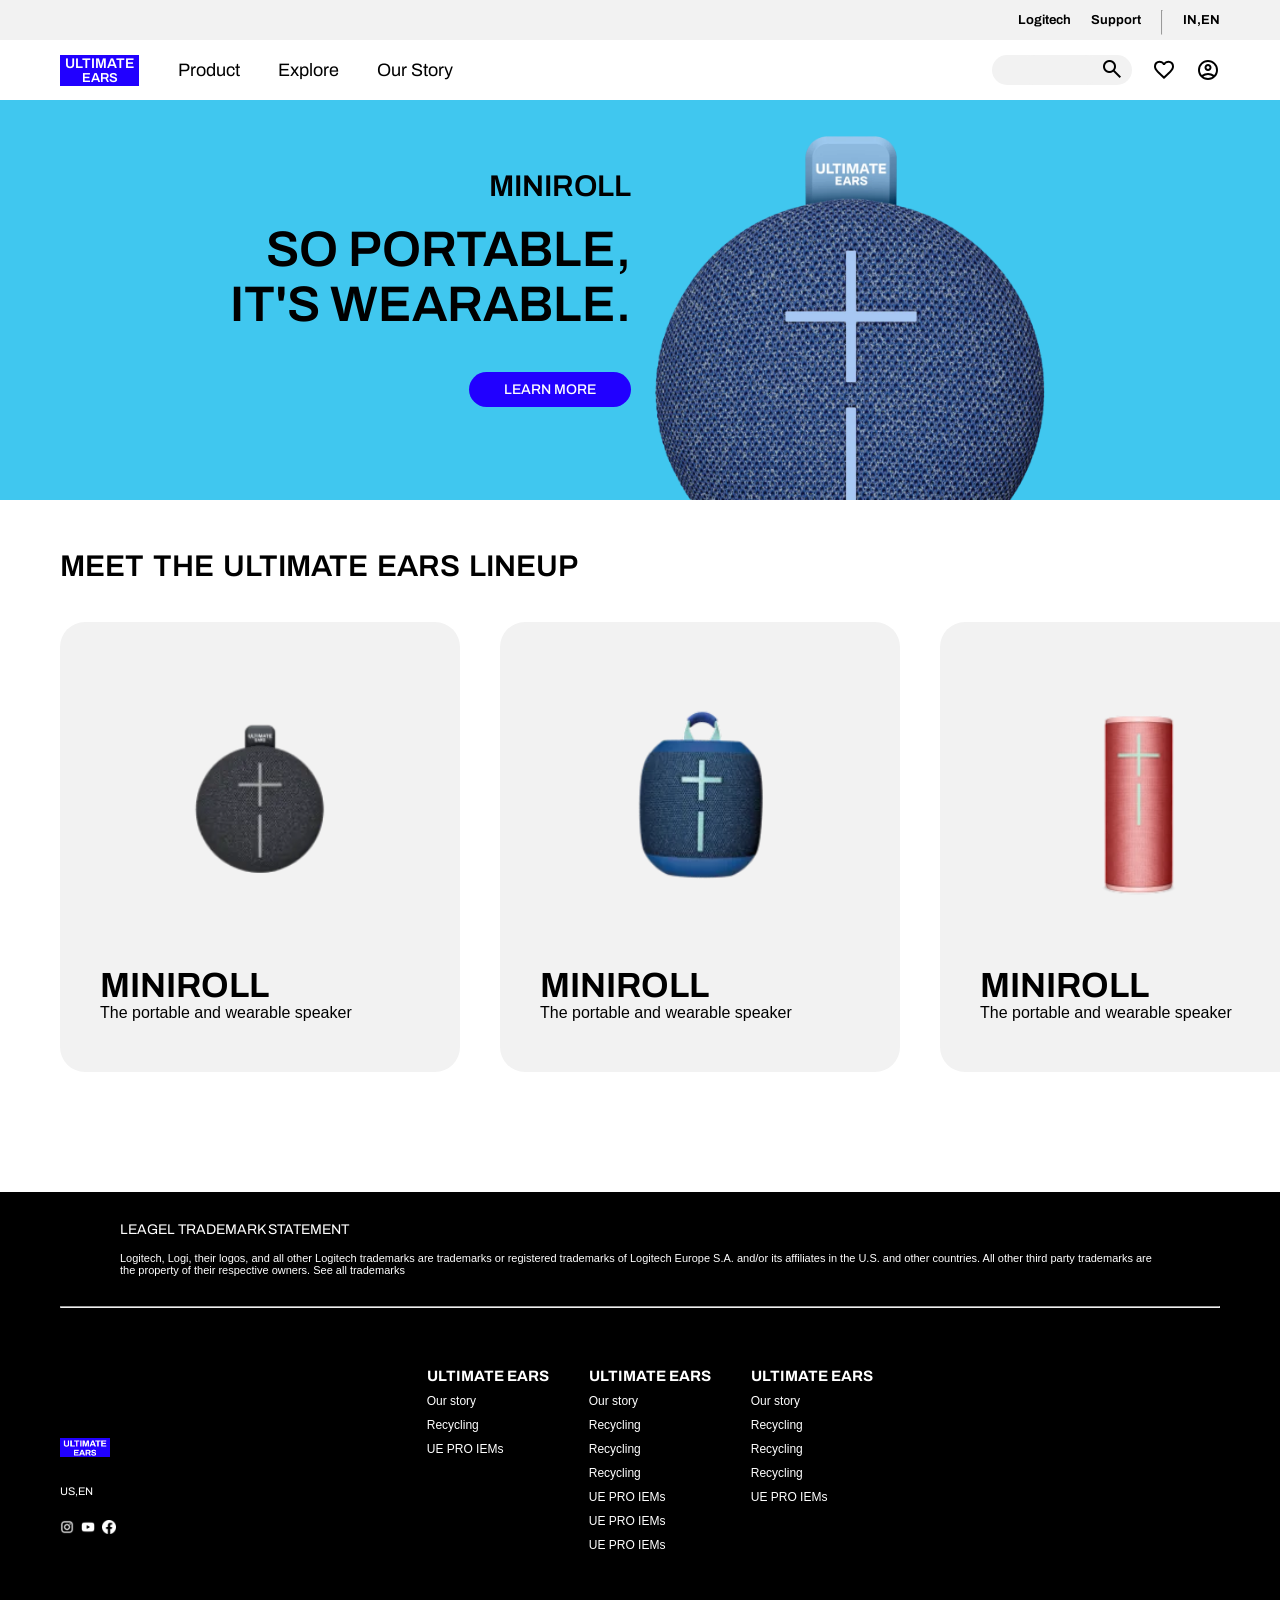
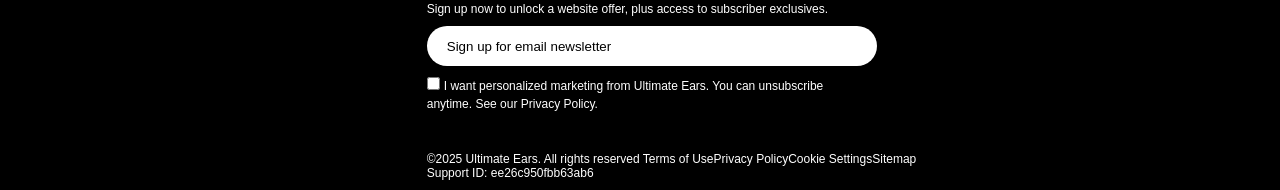
<file: index.html>
<!DOCTYPE html>
<html lang="en">

<head>
    <meta charset="UTF-8">
    <meta name="viewport" content="width=device-width, initial-scale=1.0">
    <title>Ultimate Ears</title>
    <link rel="stylesheet" href="ultimate.css">
    <link rel="preconnect" href="https://fonts.googleapis.com">
    <link rel="preconnect" href="https://fonts.gstatic.com" crossorigin>
    <link href="https://fonts.googleapis.com/css2?family=Archivo:ital,wght@0,100..900;1,100..900&display=swap"
        rel="stylesheet">
    <link rel="stylesheet"
        href="https://fonts.googleapis.com/css2?family=Material+Symbols+Outlined:opsz,wght,FILL,GRAD@20..48,100..700,0..1,-50..200&icon_names=search" />
</head>

<body>

    <header class="head">
        <div class="top">
            <div><a class="link" href="#">Logitech</a></div>
            <div><a class="link" href="#">Support</a></div>
            <hr style="height: 25px;margin-top: 10px; margin-left:20px;">
            <div><a class="link" href="#">IN,EN</a></div>

        </div>
        <nav class="navbar">
            <div class="left nav-cont">
                <a class="link-logo" href="index.html">
                    <div class="logo nav-cont">
                        <p class="fst">ULTIMATE</p>
                        <p class="snd">EARS</p>
                    </div>
                </a>

                <div class="nav-cont">
                    <div class="pro-tri"><a class="link" id="ho" href="">Product</a></div>
                    <div class="pro-drop">
                        <div class="left-pro">
                            <div class="products">
                                <div class="img-pro"><img src="ue-miniroll.png" alt=""></div>
                                <p class="para-pro">MINIROLL</p>
                            </div>
                            <div class="products">
                                <div class="img-pro"><img src="ue-miniroll.png" alt=""></div>
                                <p class="para-pro">MINIROLL</p>
                            </div>
                            <div class="products">
                                <div class="img-pro"><img src="ue-miniroll.png" alt=""></div>
                                <p class="para-pro">MINIROLL</p>
                            </div>

                            <a class="para-box products">Discover all</a>
                            <div class="products">
                                <div class="img-pro"><img src="ue-miniroll.png" alt=""></div>
                                <p class="para-pro">MINIROLL</p>
                            </div>
                        </div>
                        <div class="right-pro">
                            <div class="products">
                                <div class="img-pro"><img src="ue-miniroll.png" alt=""></div>
                                <p class="para-pro">MINIROLL</p>
                            </div>
                            <div class="products">
                                <div class="img-pro"><img src="ue-miniroll.png" alt=""></div>
                                <p class="para-pro">MINIROLL</p>
                            </div>
                        </div>
                    </div>
                </div>
                <div class="nav-cont"><a class="link" id="ho" href="">Explore</a></div>
                <div class="nav-cont"><a class="link" id="ho" href="story.html">Our Story</a></div>
            </div>
            <div class="right nav-cont">
                <div class="nav-cont ">
                    <div class="cont">
                        <input class="inp div1" type="text" name="" id="">
                        <span class="material-symbols-outlined">
                            search
                        </span>
                    </div>
                    <div class="div1"><img class="img1" src="favorite_24dp_000000_FILL0_wght400_GRAD0_opsz24.svg"
                            alt=""></div>
                    <div class="div1">
                        <div class="img3"><a id="i" href=""><img class="img2"
                                    src="account_circle_24dp_000000_FILL0_wght400_GRAD0_opsz24.svg" alt=""></a>
                            <div class="box-fl">
                                <div class="up">
                                    <p class="para-box">One account is all you <br>
                                        need.Get access to your <br>
                                        Logitech account and so much <br>
                                        more with Login ID</p>
                                    <div class="in-box">
                                        <div class="inside-box"><a class="h1" href="">LOGIN</a></div>
                                        <div class="inside-box"><a class="h2" href="">CREATE AN ACCOUNT</a></div>
                                    </div>
                                </div>
                                <div class="down">
                                    ABOUT LOGIN ID
                                </div>
                            </div>
                        </div>

                    </div>
                </div>
            </div>


        </nav>
        <div class="bot">
            <div class="des">
                <div class="para">
                    <p class="para1">MINIROLL</p>
                    <p class="para2">SO PORTABLE,</p>
                    <p class="para3">IT'S WEARABLE.</p>
                </div>
                <div class="btn-learn"><a href="">LEARN MORE</a></div>
            </div>
            <div class="img-sp">
                <img class="img-sp-rel" src="hero-miniroll-product-desktop (1).webp" alt="">
            </div>
        </div>

    </header>
    <div class="des1">
        <div class="para">
            <p class="para1">MINIROLL</p>
            <p class="para2">SO PORTABLE,IT'S WEARABLE.</p>
        </div>
        <div class="btn-learn"><a href="">LEARN MORE</a></div>
    </div>
    <section class="con">
        <p class="con-head">MEET THE ULTIMATE EARS LINEUP</p>
        <div class="container">
            <div class="card" id="card1">
                <div class="in-card">
                    <div class="card-img1-div"><img class="card-img1" src="ue-miniroll.png" alt=""></div>
                    <p class="head">MINIROLL</p>
                    <p class="dis">The portable and wearable speaker</p>
                </div>

            </div>
            <div class="card">
                <div class="in-card">
                    <div class="card-img1-div"><img class="card-img1" src="ue-wonderboom4.png" alt=""></div>
                    <p class="head">MINIROLL</p>
                    <p class="dis">The portable and wearable speaker</p>
                </div>

            </div>
            <div class="card">
                <div class="in-card">
                    <div class="card-img1-div"><img class="card-img1" src="ue-boom4.png" alt=""></div>
                    <p class="head">MINIROLL</p>
                    <p class="dis">The portable and wearable speaker</p>
                </div>

            </div>
            <div class="card" id="card4">
                <div class="in-card">
                    <div class="card-img1-div"><img class="card-img1" src="ue-megaboom4.png" alt=""></div>
                    <p class="head">MINIROLL</p>
                    <p class="dis">The portable and wearable speaker</p>
                </div>

            </div>


        </div>
    </section>
    <footer class="foot">
        <div class="f1">
            <div class="in-f1">
                <p class="in-f1-head">LEAGEL TRADEMARK STATEMENT</p>
                <p class="in-f1-des">Logitech, Logi, their logos, and all other Logitech trademarks are trademarks or
                    registered trademarks of Logitech Europe S.A. and/or its affiliates in the U.S. and other countries.
                    All other third party trademarks are the property of their respective owners. See all trademarks</p>
            </div>
            <hr style="height: 0.2px;">
        </div>
        <div class="f2">
            <div class="side">
                <div><a href=""><img class="logo-end" src="Screenshot 2025-11-03 110420.png" alt=""></a></div>
                <p class="blw-logo-end">US,EN</p>
                <div class="ls-img">
                    <div><img src="ig icon.png" alt=""></div>
                    <div><img src="yticon.png" alt=""></div>
                    <div><img src="fb icon.png" alt=""></div>
                </div>
            </div>
            <div class="in-f2">
                <div class="in-in-f2">
                    <div class="cardf2">
                        <h2>ULTIMATE EARS</h2>
                        <p class="para-n">Our story</p>
                        <p class="para-n">Recycling</p>
                        <p class="para-n">UE PRO IEMs</p>
                    </div>
                    <div class="cardf2">
                        <h2>ULTIMATE EARS</h2>
                        <p class="para-n">Our story</p>
                        <p class="para-n">Recycling</p>
                        <p class="para-n">Recycling</p>
                        <p class="para-n">Recycling</p>
                        <p class="para-n">UE PRO IEMs</p>
                        <p class="para-n">UE PRO IEMs</p>
                        <p class="para-n">UE PRO IEMs</p>
                    </div>
                    <div class="cardf2">
                        <h2>ULTIMATE EARS</h2>
                        <p class="para-n">Our story</p>
                        <p class="para-n">Recycling</p>
                        <p class="para-n">Recycling</p>
                        <p class="para-n">Recycling</p>
                        <p class="para-n">UE PRO IEMs</p>
                    </div>
                </div>

                <div class="snd-div">
                    <p class="para-n">Sign up now to unlock a website offer, plus access to subscriber exclusives.</p>
                    <div><input class="inp-ls" type="text" name="" id="" placeholder="Sign up for email newsletter">
                    </div>
                    <input type="checkbox" name="" id="">
                    <span class="para-n">I want personalized marketing from Ultimate Ears. You can unsubscribe <br>
                        anytime. See our Privacy Policy.</span>
                </div>
                <div class="">
                    <p class="para-n" style="margin-top: 40px;">©2025 Ultimate Ears. All rights reserved
                        Terms of UsePrivacy PolicyCookie SettingsSitemap <br>
                        Support ID:
                        ee26c950fbb63ab6

                    </p>
                </div>
            </div>
        </div>
    </footer>
</body>

</html>
</file>
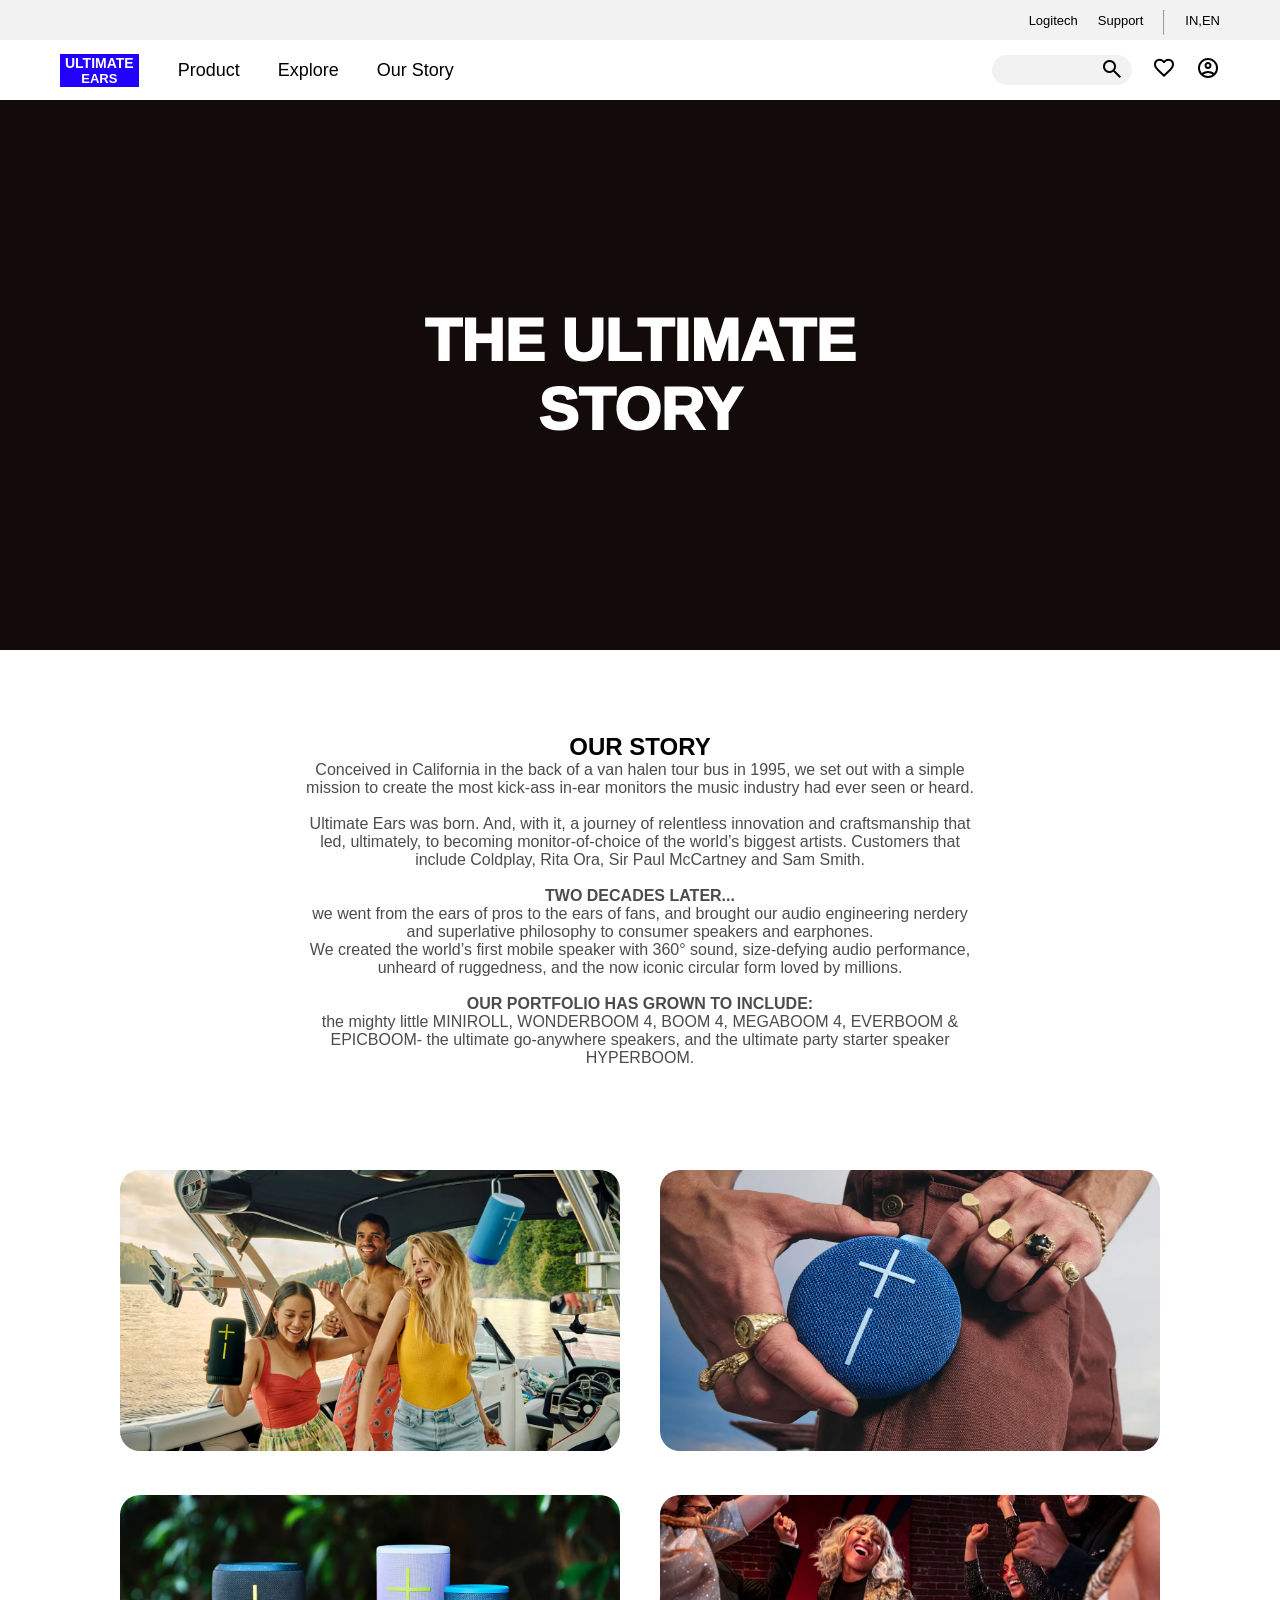
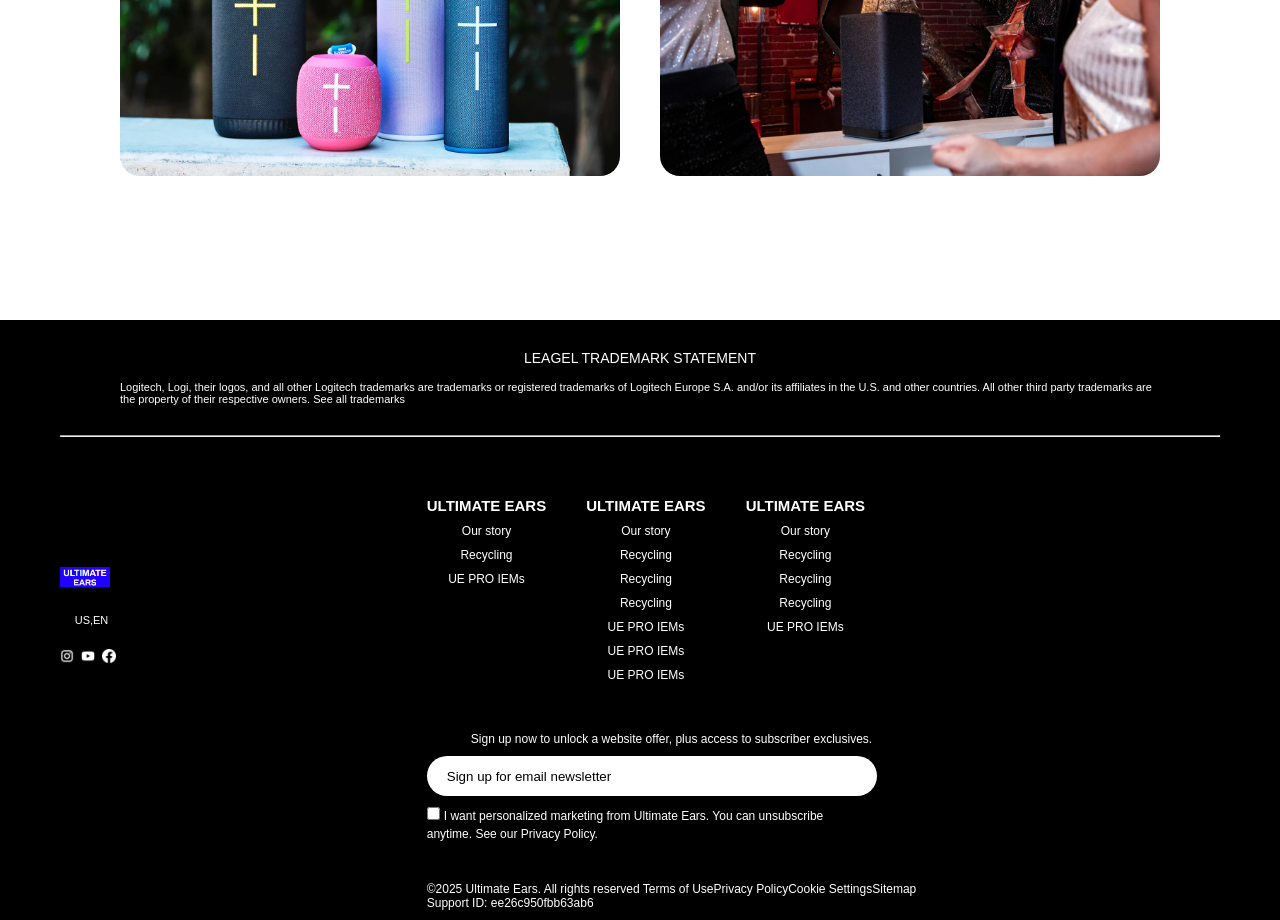
<file: story.html>
<!DOCTYPE html>
<html lang="en">

<head>
    <meta charset="UTF-8">
    <meta name="viewport" content="width=device-width, initial-scale=1.0">
    <title>Document</title>
    <link rel="stylesheet" href="story.css">
    <link rel="stylesheet"
        href="https://fonts.googleapis.com/css2?family=Material+Symbols+Outlined:opsz,wght,FILL,GRAD@20..48,100..700,0..1,-50..200&icon_names=search" />
</head>

<body>
    <header class="head">
        <div class="top">
            <div><a class="link" href="#">Logitech</a></div>
            <div><a class="link" href="#">Support</a></div>
            <hr style="height: 25px;margin-top: 10px; margin-left:20px;">
            <div><a class="link" href="#">IN,EN</a></div>

        </div>
        <nav class="navbar">
            <div class="left nav-cont">
                <a class="link-logo" href="index.html">
                    <div class="logo nav-cont">
                        <p class="fst">ULTIMATE</p>
                        <p class="snd">EARS</p>
                    </div>
                </a>

                <div class="nav-cont">
                    <div class="pro-tri"><a class="link" id="ho" href="">Product</a></div>
                    <div class="pro-drop">
                        <div class="left-pro">
                            <div class="products">
                                <div class="img-pro"><img src="ue-miniroll.png" alt=""></div>
                                <p class="para-pro">MINIROLL</p>
                            </div>
                            <div class="products">
                                <div class="img-pro"><img src="ue-miniroll.png" alt=""></div>
                                <p class="para-pro">MINIROLL</p>
                            </div>
                            <div class="products">
                                <div class="img-pro"><img src="ue-miniroll.png" alt=""></div>
                                <p class="para-pro">MINIROLL</p>
                            </div>

                            <a class="para-box products">Discover all</a>
                            <div class="products">
                                <div class="img-pro"><img src="ue-miniroll.png" alt=""></div>
                                <p class="para-pro">MINIROLL</p>
                            </div>
                        </div>
                        <div class="right-pro">
                            <div class="products">
                                <div class="img-pro"><img src="ue-miniroll.png" alt=""></div>
                                <p class="para-pro">MINIROLL</p>
                            </div>
                            <div class="products">
                                <div class="img-pro"><img src="ue-miniroll.png" alt=""></div>
                                <p class="para-pro">MINIROLL</p>
                            </div>
                        </div>
                    </div>
                </div>
                <div class="nav-cont"><a class="link" id="ho" href="">Explore</a></div>
                <div class="nav-cont"><a class="link" id="ho" href="">Our Story</a></div>
            </div>
            <div class="right nav-cont">
                <div class="nav-cont ">
                    <div class="cont">
                        <input class="inp div1" type="text" name="" id="">
                        <span class="material-symbols-outlined">
                            search
                        </span>
                    </div>
                    <div class="div1"><img class="img1" src="favorite_24dp_000000_FILL0_wght400_GRAD0_opsz24.svg"
                            alt=""></div>
                    <div class="div1">
                        <div class="img3"><a id="i" href=""><img class="img2"
                                    src="account_circle_24dp_000000_FILL0_wght400_GRAD0_opsz24.svg" alt=""></a>
                            <div class="box-fl">
                                <div class="up">
                                    <p class="para-box">One account is all you <br>
                                        need.Get access to your <br>
                                        Logitech account and so much <br>
                                        more with Login ID</p>
                                    <div class="in-box">
                                        <div class="inside-box"><a class="h1" href="">LOGIN</a></div>
                                        <div class="inside-box"><a class="h2" href="">CREATE AN ACCOUNT</a></div>
                                    </div>
                                </div>
                                <div class="down">
                                    ABOUT LOGIN ID
                                </div>
                            </div>
                        </div>

                    </div>
                </div>
            </div>


        </nav>
        <div class="btm">
            <p class="para-btm">THE ULTIMATE</p>
            <p class="para-btm">STORY</p>
        </div>
    </header>
    <section class="st-con">
        <h1>OUR STORY</h1>
        <p>Conceived in California in the back of a van halen tour bus in 1995, we set out with a simple </p><p> mission to
            create the most kick-ass in-ear monitors the music industry had ever seen or heard.</p>
        <br>
        <p>Ultimate Ears was born. And, with it, a journey of relentless innovation and craftsmanship that </p><p> led,
            ultimately, to becoming monitor-of-choice of the world’s biggest artists. Customers that </p><p> include
            Coldplay, Rita Ora, Sir Paul McCartney and Sam Smith.</p>
        <br>
        <h4>TWO DECADES LATER...</h4>
        <p>we went from the ears of pros to the ears of fans, and brought our audio engineering nerdery </p><p> and
            superlative philosophy to consumer speakers and earphones.
            </p><p>We created the world’s first mobile speaker with 360° sound, size-defying audio performance,</p><p>
            unheard of ruggedness, and the now iconic circular form loved by millions.
        </p>
        <br>
        <h4>OUR PORTFOLIO HAS GROWN TO INCLUDE:</h4>
        <p>the mighty little MINIROLL, WONDERBOOM 4, BOOM 4, MEGABOOM 4, EVERBOOM & </p><p> EPICBOOM- the ultimate
            go-anywhere speakers, and the ultimate party starter speaker </p><p> HYPERBOOM.</p>
    </section>
    <section class="pts-sec">
        <div class="pts-frame">
            <div class="pts1"><img class="pts-img" src="about-1-new.webp" alt=""></div>
            <div class="pts2"><img  class="pts-img" src="about-2-new.webp" alt=""></div>
        </div>
        <div class="pts-frame">
            <div class="pts3"><img class="pts-img" src="about-3-new.webp" alt=""></div>
            <div class="pts4"><img class="pts-img" src="about-4-new.webp" alt=""></div>
        </div>
    </section>
    <footer class="foot">
        <div class="f1">
            <div class="in-f1">
                <p class="in-f1-head">LEAGEL TRADEMARK STATEMENT</p>
                <p class="in-f1-des">Logitech, Logi, their logos, and all other Logitech trademarks are trademarks or
                    registered trademarks of Logitech Europe S.A. and/or its affiliates in the U.S. and other countries.
                    All other third party trademarks are the property of their respective owners. See all trademarks</p>
            </div>
            <hr style="height: 0.2px;">
        </div>
        <div class="f2">
            <div class="side">
                <div><a href=""><img class="logo-end" src="Screenshot 2025-11-03 110420.png" alt=""></a></div>
                <p class="blw-logo-end">US,EN</p>
                <div class="ls-img">
                    <div><img src="ig icon.png" alt=""></div>
                    <div><img src="yticon.png" alt=""></div>
                    <div><img src="fb icon.png" alt=""></div>
                </div>
            </div>
            <div class="in-f2">
                <div class="in-in-f2">
                    <div class="cardf2">
                        <h2>ULTIMATE EARS</h2>
                        <p class="para-n">Our story</p>
                        <p class="para-n">Recycling</p>
                        <p class="para-n">UE PRO IEMs</p>
                    </div>
                    <div class="cardf2">
                        <h2>ULTIMATE EARS</h2>
                        <p class="para-n">Our story</p>
                        <p class="para-n">Recycling</p>
                        <p class="para-n">Recycling</p>
                        <p class="para-n">Recycling</p>
                        <p class="para-n">UE PRO IEMs</p>
                        <p class="para-n">UE PRO IEMs</p>
                        <p class="para-n">UE PRO IEMs</p>
                    </div>
                    <div class="cardf2">
                        <h2>ULTIMATE EARS</h2>
                        <p class="para-n">Our story</p>
                        <p class="para-n">Recycling</p>
                        <p class="para-n">Recycling</p>
                        <p class="para-n">Recycling</p>
                        <p class="para-n">UE PRO IEMs</p>
                    </div>
                </div>

                <div class="snd-div">
                    <p class="para-n">Sign up now to unlock a website offer, plus access to subscriber exclusives.</p>
                    <div><input class="inp-ls" type="text" name="" id="" placeholder="Sign up for email newsletter">
                    </div>
                    <input type="checkbox" name="" id="">
                    <span class="para-n">I want personalized marketing from Ultimate Ears. You can unsubscribe <br>
                        anytime. See our Privacy Policy.</span>
                </div>
                <div class="">
                    <p class="para-n" style="margin-top: 40px;">©2025 Ultimate Ears. All rights reserved
                        Terms of UsePrivacy PolicyCookie SettingsSitemap <br>
                        Support ID:
                        ee26c950fbb63ab6

                    </p>
                </div>
            </div>
        </div>
    </footer>
</body>

</html>
</file>
<file: ultimate.css>
*{
    padding: 0;
    margin: 0;
    box-sizing: border-box;
    
}

header{
    display: flex;
    flex-direction: column;
    width: 100vw;
    height: 500px;
    font-family: 'Segoe UI', Tahoma, Geneva, Verdana, sans-serif;
}

.top{
    display: flex;
    width: 100vw;
    height: 40px;
    background-color: #f2f2f2;
    color: black;
    justify-content: right;
    padding: 0 60px;
    div{
        display: flex;
        align-items: center;
        margin-left: 20px;
    }
    a{
        font-size: 13px;
    }
}
.navbar{
    width: 100vw;
    height: 60px;
    display: flex;
    padding: 0 60px;
     .nav-cont{
        display: flex;
        align-items: center;
    }
    justify-content: space-between;
    /* border: 1px solid red; */
}
.des1{
    display: none;
}
.link{
    display: flex;
    text-decoration: none;
    color: black;
    
}
.left{
    display: flex;
    .div2{
        margin-right: 40px;
    };
    a{
        font-size: 18px;
        font-weight: 400;
    }
    /* border: 1px solid black; */
    
}
.link-logo{
    text-decoration: none;
}
.right{
    display: flex;
    /* justify-content: right; */
    .div1{
        margin-left: 20px;
    };
}
.img1,.img2{
    color: black;
}
.logo{
    display: flex;
    flex-direction: column;
    /* border: 1px solid black; */
    padding: 1px 5px;
    background-color: #2100ff;
    margin-right: 20px;
}
.fst,.snd{
    font-size: 14px;
    color: white;
    font-weight: 600;
}
.snd{
     font-size: 13px;
     color: white;
}
.inp{
    background-color: #f2f2f2;
    border: none;
    border-radius: 25px;
    width: 80px;
    /* height: 30px; */
    border: none;
}
#ho{
    border: 4px solid white;
    padding: 15px;
}
#ho:hover{
    border-bottom: 4px solid #2100ff ;
    border-radius: 3px;
}
.bot{
    background-color: #40c7ef;
    width: 100vw;
    height: 400px;
}
.bot{
    display: flex;
    margin: auto;
    justify-content: center;
   
}
.img-sp-rel{
    width: 400px;
    height: 400px;
}
.des{
    /* border: 1px solid black; */
    margin-right: 20px;
    height: 250px;
    margin-top: 70px;
}
.para1{
    display: flex;
        font-size: 30px;
        font-family: "Archivo", sans-serif;
        font-weight: 600;
        margin-bottom: 20px;
        justify-content: right;
    }
.para2,.para3{
        font-size: 50px;
        font-family: "Archivo", sans-serif;
        font-weight: 600;
        display: flex;
        justify-content: right;
    }
.btn-learn{
    margin-top: 40px;
    display: flex;
    justify-content: right;
    a{
        font-size: 14px;
        font-weight: 500;
        color: white;
        background-color: #2100ff;
        padding: 10px 35px;
        text-decoration: none;
        border-radius: 25px;
        
        

    }
}
.con{
    /* padding:0px 60px; */
    display: flex;
    flex-direction: column;
    /* overflow-x: auto; */
    /* overflow-y: hidden; */
}
.con-head{
    padding:0px 60px;
    margin-top: 50px;
    display: flex;
        font-size: 30px;
        font-family: "Archivo", sans-serif;
        font-weight: 600;
        margin-bottom: 20px;
        word-spacing: 3px;
        margin-bottom: 40px;
        
}
.container{
    display: flex;
    overflow-x: auto;
    overflow-y: hidden;
    scrollbar-width: none;
    -webkit-overflow-scrolling: touch; /* smooth scrolling on mobile */
    width: 100%;            /* ensure container bounds */
    gap: 20px;              /* optional spacing between cards */
}

/* Prevent flex items from shrinking so they force horizontal overflow */
.card{
    display: flex;
    flex-direction: column;
    width: 400px;
    height: 450px;
    background-color: #f2f2f2;
    border-radius: 25px;
    margin-right: 20px;
    flex: 0 0 auto;   
    padding: 20px;  
    img{
        width: 320px;
    }
}
.card-img1-div{
    margin: auto;
    img{
        transform: scale();
    }
}
.card-img1-div:hover{
    img{
        transform: scale(1.2);
        transition-duration: 0.4s;
        /* transition-delay: 0.2ms; */
    }
}

/* optional: hide scrollbar on WebKit browsers */
/* .container::-webkit-scrollbar {
    height: 8px;
}
.container::-webkit-scrollbar-track {
    background: transparent;
}
.container::-webkit-scrollbar-thumb {
    background: rgba(0,0,0,0.15);
    border-radius: 4px;
} */
 #card1{
    margin-left: 60px;
 }
 #card4{
    margin-right: 60px;
 }
 .head{
    font-family: "Archivo", sans-serif;
    font-size: 35px;
    font-weight: 650;
    margin-bottom: 0px;
 }
 .dis{
    font-family: 'Segoe UI', Tahoma, Geneva, Verdana, sans-serif;
 }
 .in-card{
    margin: 0px 20px 20px 20px ;
 }
 .foot{
    padding:0px 60px;
    margin-top: 120px;
    background-color: black;
    p{
        color: white;
    }
 }
 .in-f1{
    padding: 30px 60px ;
 }
 .in-f1-head{
    font-family: "Archivo", sans-serif;
    font-size: 14px;

 }
 .in-f1-des{
    font-family: 'Segoe UI', Tahoma, Geneva, Verdana, sans-serif;
    font-size: 11px;
    margin-top: 15px;
 }
 .side{
    display: flex;
    flex-direction: column;
    justify-content: space-between;
    margin-top: 70px;
    height: 100px;
 }
 .logo-end{
    width: 50px;
    margin-bottom: 20px;
 }
 .blw-logo-end{
    font-size: 11px;
    font-weight: 400;
    font-family: "Archivo", sans-serif;
    margin-bottom: 20px;
 }
 .f2{
    display: flex;
    margin-top: 60px;
 }
 h2{
    color: white;
    font-family: "Archivo", sans-serif;
    font-size: 15px;
    /* p{
      font-family: 'Segoe UI', Tahoma, Geneva, Verdana, sans-serif;
    } */
 }
 .ls-img{
    display: flex;
    /* flex-direction: column; */
    div{
        img{
            width: 14px;
            margin-right: 7px;
        }
    }
 }
 .in-f2{
    margin: auto;
 }
 .in-in-f2{
    display: flex;
    margin-bottom: 40px;
 }
 .cardf2{
    margin-right: 40px;
 }
 .para-n{
    font-family: 'Segoe UI', Tahoma, Geneva, Verdana, sans-serif;
      font-size: 12px;
      margin: 10px 0px;
      color: white;
 }
 .inp-ls{
    background-color: white;
    height: 40px;
    width: 450px;
    padding-left: 20px;
    border: none;
    border-radius: 25px;
    margin-bottom: 10px;
 }
 .inp-ls::placeholder{
    color: black;
    font-family: 'Segoe UI', Tahoma, Geneva, Verdana, sans-serif;
    font-weight: 470;
 }

 .box-fl{
    width: 270px;
    height: 350px;
    /* border: 1px solid black; */
    background-color: #f2f2f2;
    /* display: flex; */
    flex-direction: column;
    justify-content: space-between;
    border-radius: 5px;
    display: none;
    position: absolute;
    top: 38px;
    right: 20px;
    box-shadow: 0px 4px 8px rgba(0, 0, 0, 0.1)  ;
 }
 #i{
    position: relative;
 }
 #i:hover .box-fl{
    /* background-color: #f2f2f2; */
    display: flex;

 }
 .up{
    display: flex;
    flex-direction: column;
    padding: 20px;
 }
 .para-box{
    font-family: 'Segoe UI', Tahoma, Geneva, Verdana, sans-serif;
    font-size: 16px; 
    /* margin-top: 20px; */
    display: flex;
    justify-content: center;
}
.in-box{
    display: flex;
    flex-direction: column;
    /* margin-left: 0px; */
}
.inside-box{
    .h1{
        text-decoration: none;
        font-family: "Archivo", sans-serif;
        background-color: #2100ff;
        color: white;
        font-size: 18px;
        font-weight: bold;
        padding: 10px 85px;
        border-radius: 25px;
        
    }
    margin-top: 40px;
    margin-bottom: 0px;
}
.h2{
    text-decoration: none;
        font-family: "Archivo", sans-serif;
        background-color: #000000;
        color: white;
        font-size: 18px;
        font-weight: bold;
        padding: 10px 14px;
        border-radius: 25px;
}
.down{
    height: 60px;
    background-color: #d1d1d1;
    display: flex;
    justify-content: center;
    align-items: center;
    font-family: "Archivo", sans-serif;
    font-weight: bolder;
    border-radius: 5px;
    font-size: 16px;
    margin-top: 8.15px;
}
/* .img2:hover .box-fl{
   background-color: #f2f2f2;
    display: flex;
   
} */


.img3{
    position: relative;
    /* border: 1px solid black; */
}
.img3:hover .box-fl{
    display: flex;
}
.pro-drop{
    width: 100vw;
    height: 60vh;
    position: absolute;
    top: 100px;
    background-color: #f2f2f2;
    left: 0;
    display: flex;
    flex-wrap: wrap;
    padding-left: 60px;
    padding-right: 60px;
    justify-content: space-between;
    display: none;
}
.left-pro{
    display: flex;
    flex-wrap: wrap;
    width:700px ;
    height: 400px;
}
.products{
    display: flex;
    flex-direction: column;
    width: 122px;
    height: 150px;
    /* border: 1px solid black; */
    margin-top: 60px;
    margin-right: 50px;
    cursor: pointer;
}
.img-pro{
    background-color: white;
    border-radius: 20px;
    margin-bottom: 10px;
    img{
        width: 120px;
        height: 110px;
        /* transform: scale(1.2); */
    }
}
.img-pro{
    img:hover{
        transform: scale(1.2);
        transition-duration: 1.2s
    }
}
.para-pro{
    font-size: 15px;
    color: #3f3f3f;
    text-align: center;
    display:flex ;
    justify-content: center;
}
.right-pro{
    display: flex;
}
.pro-tri{
    position: relative;
}
.pro-tri:hover .pro-drop{
    display: block;
}











.cont{
    width: 140px;
    height: 30px;
    background-color: #f2f2f2;
    display: flex;
    /* margin-right: 20px; */
    justify-content: center;
    border-radius: 25px;
}
.material-symbols-outlined{
    display: flex;
    align-items: center;
    margin-top: 2px;
}



















 @media (max-width:1023px){
    header{
        height: 460px;
    }
    .top{
        display: none;
    }
    .navbar{
        height: 60px;
    }
    .link{
        display: none;
    }
    
 }
 @media (max-width:870px){
    header{
        height: 460px;
    }
    .des{
        display: none;
    }
    .bot{
        height: 400px;
    }
    .des1{
        display: block;
        background-color: #f2f2f2;
        padding: 20px;
        /* margin-top: 0px; */
    }
    .para1{
        justify-content: left;
        font-size: 25px;
    }
    .para2{
        justify-content: left;
        font-size: 30px;
    }
    .btn-learn{
        justify-content: left;
    }
 }
 @media (max-width:585px){
    .bot{
        width: 585px;
    }
    .des1{
        width: 585px;
    }
    .con{
        width: 585px;
    }
    .foot{
        width: 585px;
    }
 }
</file>
<file: story.css>
*{
    padding: 0;
    margin: 0;
    box-sizing: border-box;
    
}

header{
    display: flex;
    flex-direction: column;
    width: 100vw;
    height: 650px;
    font-family: 'Segoe UI', Tahoma, Geneva, Verdana, sans-serif;
}

.top{
    display: flex;
    width: 100vw;
    height: 40px;
    background-color: #f2f2f2;
    color: black;
    justify-content: right;
    padding: 0 60px;
    div{
        display: flex;
        align-items: center;
        margin-left: 20px;
    }
    a{
        font-size: 13px;
    }
}
.navbar{
    width: 100vw;
    height: 60px;
    display: flex;
    padding: 0 60px;
     .nav-cont{
        display: flex;
        align-items: center;
    }
    justify-content: space-between;
    /* border: 1px solid red; */
}
.des1{
    display: none;
}
.link{
    display: flex;
    text-decoration: none;
    color: black;
    
}
.left{
    display: flex;
    .div2{
        margin-right: 40px;
    };
    a{
        font-size: 18px;
        font-weight: 400;
    }
    /* border: 1px solid black; */
    
}
.link-logo{
    text-decoration: none;
}
.right{
    display: flex;
    /* justify-content: right; */
    .div1{
        margin-left: 20px;
    };
}
.img1,.img2{
    color: black;
}
.logo{
    display: flex;
    flex-direction: column;
    /* border: 1px solid black; */
    padding: 1px 5px;
    background-color: #2100ff;
    margin-right: 20px;
}
.fst,.snd{
    font-size: 14px;
    color: white;
    font-weight: 600;
}
.snd{
     font-size: 13px;
     color: white;
}
.inp{
    background-color: #f2f2f2;
    border: none;
    border-radius: 25px;
    width: 80px;
    /* height: 30px; */
    border: none;
}
#ho{
    border: 4px solid white;
    padding: 15px;
}
#ho:hover{
    border-bottom: 4px solid #2100ff ;
    border-radius: 3px;
}
.box-fl{
    width: 270px;
    height: 350px;
    /* border: 1px solid black; */
    background-color: #f2f2f2;
    /* display: flex; */
    flex-direction: column;
    justify-content: space-between;
    border-radius: 5px;
    display: none;
    position: absolute;
    top: 38px;
    right: 20px;
    box-shadow: 0px 4px 8px rgba(0, 0, 0, 0.1)  ;
 }
 #i{
    position: relative;
 }
 #i:hover .box-fl{
    /* background-color: #f2f2f2; */
    display: flex;

 }
 .up{
    display: flex;
    flex-direction: column;
    padding: 20px;
 }
 .para-box{
    font-family: 'Segoe UI', Tahoma, Geneva, Verdana, sans-serif;
    font-size: 16px; 
    /* margin-top: 20px; */
    display: flex;
    justify-content: center;
}
.in-box{
    display: flex;
    flex-direction: column;
    /* margin-left: 0px; */
}
.inside-box{
    .h1{
        text-decoration: none;
        font-family: "Archivo", sans-serif;
        background-color: #2100ff;
        color: white;
        font-size: 18px;
        font-weight: bold;
        padding: 10px 85px;
        border-radius: 25px;
        
    }
    margin-top: 40px;
    margin-bottom: 0px;
}
.h2{
    text-decoration: none;
        font-family: "Archivo", sans-serif;
        background-color: #000000;
        color: white;
        font-size: 18px;
        font-weight: bold;
        padding: 10px 14px;
        border-radius: 25px;
}
.down{
    height: 60px;
    background-color: #d1d1d1;
    display: flex;
    justify-content: center;
    align-items: center;
    font-family: "Archivo", sans-serif;
    font-weight: bolder;
    border-radius: 5px;
    font-size: 16px;
    margin-top: 8.15px;
}
/* .img2:hover .box-fl{
   background-color: #f2f2f2;
    display: flex;
   
} */


.img3{
    position: relative;
    /* border: 1px solid black; */
}
.img3:hover .box-fl{
    display: flex;
}
.pro-drop{
    width: 100vw;
    height: 60vh;
    position: absolute;
    top: 100px;
    background-color: #f2f2f2;
    left: 0;
    display: flex;
    flex-wrap: wrap;
    padding-left: 60px;
    padding-right: 60px;
    justify-content: space-between;
    display: none;
}
.left-pro{
    display: flex;
    flex-wrap: wrap;
    width:700px ;
    height: 400px;
}
.products{
    display: flex;
    flex-direction: column;
    width: 122px;
    height: 150px;
    /* border: 1px solid black; */
    margin-top: 60px;
    margin-right: 50px;
    cursor: pointer;
}
.img-pro{
    background-color: white;
    border-radius: 20px;
    margin-bottom: 10px;
    img{
        width: 120px;
        height: 110px;
        /* transform: scale(1.2); */
    }
}
.img-pro{
    img:hover{
        transform: scale(1.2);
        transition-duration: 1.2s
    }
}
.para-pro{
    font-size: 15px;
    color: #3f3f3f;
    text-align: center;
    display:flex ;
    justify-content: center;
}
.right-pro{
    display: flex;
}
.pro-tri{
    position: relative;
}
.pro-tri:hover .pro-drop{
    display: block;
}

.btm{
    /* background-image: url(); */
    background-color: #130a0a;
    /* width: calc(100vw - 15px); */
    width: 100vw;
    height: 550px;
    display: flex;
    flex-direction: column;
    justify-content: center;
}
.para-btm{
    color: white;
    display: flex;
    justify-content: center;
    font-size: 60px;
    font-weight: 1000;
}
.st-con{
    font-family: "Archivo", sans-serif;
    color: #4c4c4c;
    display: flex;
    flex-direction: column;
    justify-content: center;
    width: 100vw;
    height: 500px;
}
h1{
    color: #000000;
}
h1,p,h4{
    display: flex;
    justify-content: center;
}
.pts-sec{
    width: 100vw;
    height: max-content;
    display: flex;
    flex-direction: column;
    justify-content: center;
    /* flex-wrap: wrap; */
}
.pts-frame{
    display: flex;
    justify-content: center;
    flex-wrap: wrap;
}
.pts1,.pts2,.pts3,.pts4{
    padding: 20px;
}
.pts-img{
    width: 500px;
    border-radius: 20px;
}
.foot{
    padding:0px 60px;
    margin-top: 120px;
    background-color: black;
    p{
        color: white;
    }
 }
 .in-f1{
    padding: 30px 60px ;
 }
 .in-f1-head{
    font-family: "Archivo", sans-serif;
    font-size: 14px;

 }
 .in-f1-des{
    font-family: 'Segoe UI', Tahoma, Geneva, Verdana, sans-serif;
    font-size: 11px;
    margin-top: 15px;
 }
 .side{
    display: flex;
    flex-direction: column;
    justify-content: space-between;
    margin-top: 70px;
    height: 100px;
 }
 .logo-end{
    width: 50px;
    margin-bottom: 20px;
 }
 .blw-logo-end{
    font-size: 11px;
    font-weight: 400;
    font-family: "Archivo", sans-serif;
    margin-bottom: 20px;
 }
 .f2{
    display: flex;
    margin-top: 60px;
 }
 h2{
    color: white;
    font-family: "Archivo", sans-serif;
    font-size: 15px;
    /* p{
      font-family: 'Segoe UI', Tahoma, Geneva, Verdana, sans-serif;
    } */
 }
 .ls-img{
    display: flex;
    /* flex-direction: column; */
    div{
        img{
            width: 14px;
            margin-right: 7px;
        }
    }
 }
 .in-f2{
    margin: auto;
 }
 .in-in-f2{
    display: flex;
    margin-bottom: 40px;
 }
 .cardf2{
    margin-right: 40px;
 }
 .para-n{
    font-family: 'Segoe UI', Tahoma, Geneva, Verdana, sans-serif;
      font-size: 12px;
      margin: 10px 0px;
      color: white;
 }
 .inp-ls{
    background-color: white;
    height: 40px;
    width: 450px;
    padding-left: 20px;
    border: none;
    border-radius: 25px;
    margin-bottom: 10px;
 }
 .inp-ls::placeholder{
    color: black;
    font-family: 'Segoe UI', Tahoma, Geneva, Verdana, sans-serif;
    font-weight: 470;
 }












.cont{
    width: 140px;
    height: 30px;
    background-color: #f2f2f2;
    display: flex;
    /* margin-right: 20px; */
    justify-content: center;
    border-radius: 25px;
}
.material-symbols-outlined{
    display: flex;
    align-items: center;
    margin-top: 2px;
}
















 @media (max-width:1023px){
    header{
        height: 460px;
    }
    .top{
        display: none;
    }
    .navbar{
        height: 60px;
    }
    .link{
        display: none;
    }
    
 }
 @media (max-width:870px){
    header{
        height: 460px;
    }
    .des{
        display: none;
    }
    .bot{
        height: 400px;
    }
    .des1{
        display: block;
        background-color: #f2f2f2;
        padding: 20px;
        /* margin-top: 0px; */
    }
    .para1{
        justify-content: left;
        font-size: 25px;
    }
    .para2{
        justify-content: left;
        font-size: 30px;
    }
    .btn-learn{
        justify-content: left;
    }
 }
 @media (max-width:585px){
    .bot{
        width: 585px;
    }
    .des1{
        width: 585px;
    }
    .con{
        width: 585px;
    }
    .foot{
        width: 585px;
    }
 }
</file>
